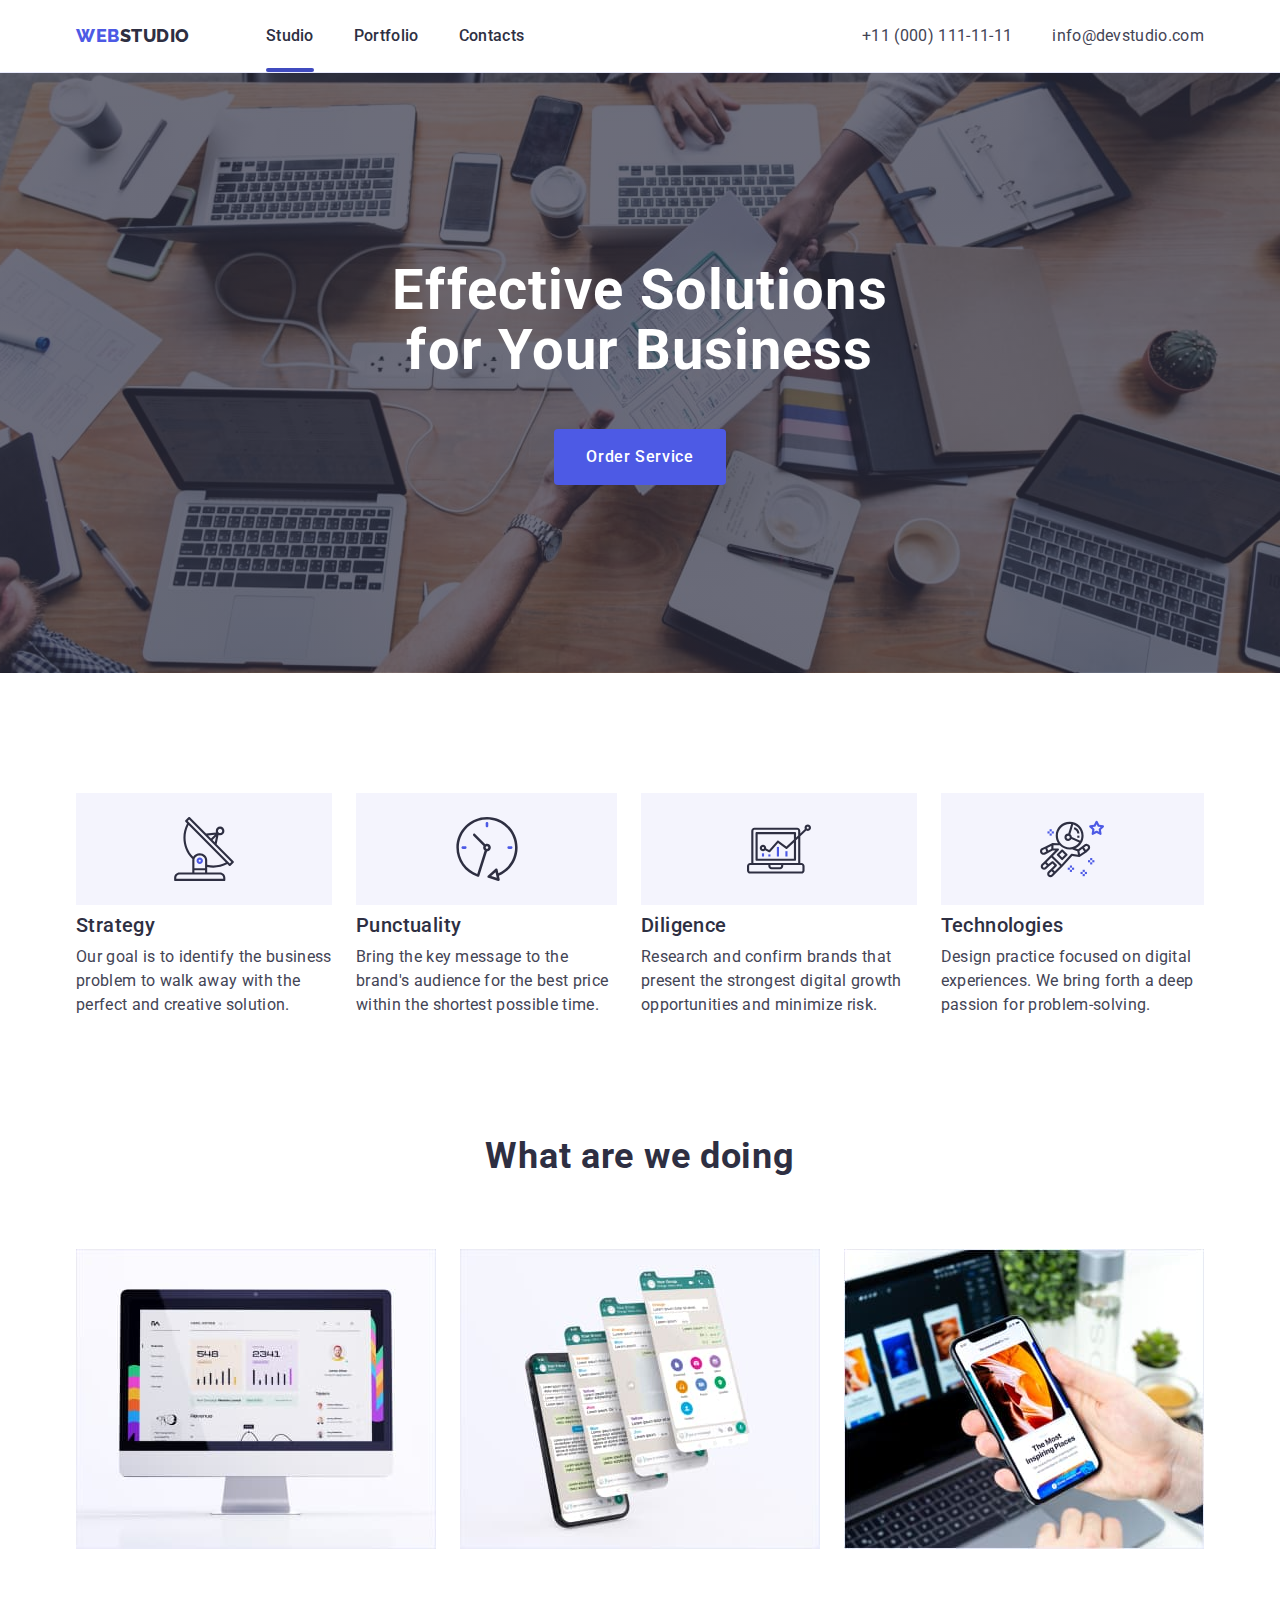
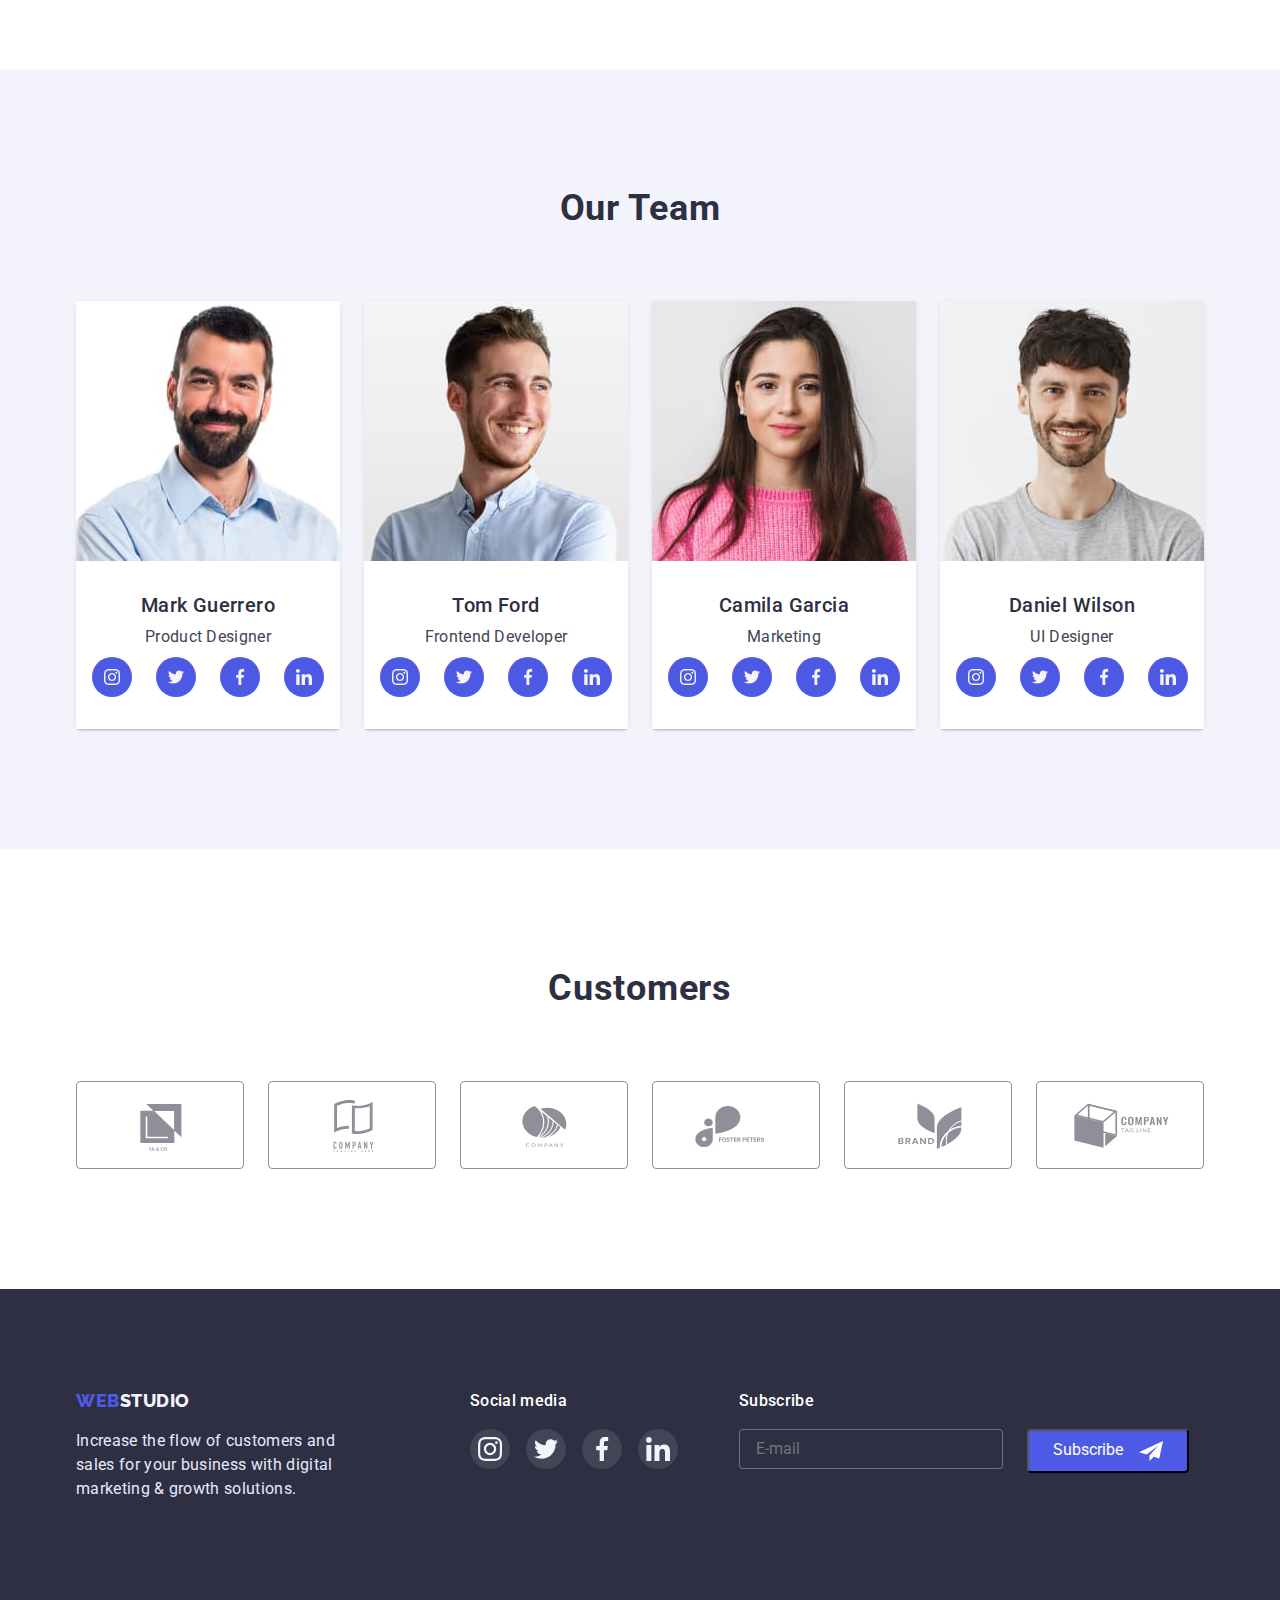
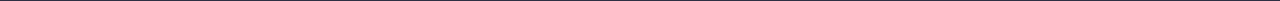
<file: index.html>
<!DOCTYPE html>
<html lang="en">
<head>
    <meta charset="UTF-8">
    <meta http-equiv="X-UA-Compatible" content="IE=edge">
    <meta name="viewport" content="width=device-width, initial-scale=1.0">
    <title>WebStudio</title>
    <link rel="preconnect" href="https://fonts.googleapis.com">
<link rel="preconnect" href="https://fonts.gstatic.com" crossorigin>
<link href="https://fonts.googleapis.com/css2?family=Raleway:wght@800&family=Roboto:wght@400;500;700;900&display=swap" rel="stylesheet">
<link rel="stylesheet" href="https://cdn.jsdelivr.net/npm/modern-normalize@1.1.0/modern-normalize.min.css">
<link rel="stylesheet" href="./css/style.css">

</head>
<body>
    <!-- HEADER -->
    <header class="header">
        <div class="container header-container">
            <nav class="header-nav">
                <a class="logo" href="#" target="_blank" 
                    rel="noopener noreferrer nofollow"><span class="web">WEB</span>STUDIO</a>
                <ul class="header-list list">
                    <li class="header-item">
                    <a class="header-link emphasis" href="#">Studio</a></li>
                    <li class="header-item">
                    <a class="header-link" href="./portfolio.html">Portfolio</a></li>
                <li class="header-item">
                    <a class="header-link" href="#">Contacts</a></li>
            </ul>
            </nav>
            <ul class="header-contacts">
                <li class="contacts-link"><a class="contacts" href="tel:+110001111111">+11 (000) 111-11-11</a></li>
                <li class="contacts-link"><a class="contacts" href="mailto:info@devstudio.com">info@devstudio.com</a></li>
            </ul>
        </div>
    </header>
    <!-- MAIN -->
    <main>
        <!-- SECTION 1 HERO-->
        <section class="hero studio" >
            <div class="container hero-container">
                <h1 class="hero-title">Effective Solutions for Your Business</h1>
                    <button data-modal-open class="hero-button" type="button"><span class="button-text">Order Service</span></button>
            </div>
        </section>
        <!-- SECTION 2 STRATEGY-->
        <section class="strategy studio">
            <div class="container strategy-container">
                <ul class="strategy-list list">
                    <li class="strategy-item">
                        <div class="strategy-icon">
                        <svg class="icon" width="64" height="64">
                            <use href="./images/symbol-defs.svg#icon-antenna"></use>
                        </svg>
                        </div>
                        <h3 class="strategy-title">Strategy</h3>
                        <p class="strategy-text">Our goal is to identify the business
                        problem to walk away with the perfect and creative solution.</p>
                    </li>
                    <li class="strategy-item">
                        <div class="strategy-icon">
                            <svg class="icon" width="64" height="64">
                                <use href="./images/symbol-defs.svg#icon-clock"></use>
                            </svg>
                            </div>
    
                        <h3 class="strategy-title">Punctuality</h3>
                        <p class="strategy-text">Bring the key message to the brand's audience for the best price within the shortest possible time.</p>
                    </li>
                    <li class="strategy-item">
                        <div class="strategy-icon">
                            <svg class="icon" width="64" height="64">
                                <use href="./images/symbol-defs.svg#icon-diagram"></use>
                            </svg>
                            </div>
    
                        <h3 class="strategy-title">Diligence</h3>
                        <p class="strategy-text">Research and confirm brands that present the strongest digital growth opportunities and minimize risk.</p>
                    </li>
                    <li class="strategy-item">
                        <div class="strategy-icon">
                            <svg class="icon" width="64" height="64">
                                <use href="./images/symbol-defs.svg#icon-astronaut"></use>
                            </svg>
                            </div>
    
                        <h3 class="strategy-title">Technologies</h3>
                        <p class="strategy-text">Design practice focused on digital experiences. We bring forth a deep passion for problem-solving.</p>
                    </li>
                </ul>
            </div>
        </section>
        <!-- SECTION 3 WORKS-->
        <!-- IMG - list 1, section 3, photo 1 = l1s3p1 -->
        <section class="works studio">
            <div class="container">
                <h2 class="works-title">What are we doing</h2>
                <ul class="works-list list">
                    <li class="works-item">
                        <img src="./images/l1s3p1.jpg" alt="photo" width="360" height="300">
                    </li>
                    <li class="works-item">
                        <img src="./images/l1s3p2.jpg" alt="photo" width="360" height="300">
                    </li>
                    <li class="works-item">
                        <img src="./images/l1s3p3.jpg" alt="photo" width="360" height="300">
                    </li>
                </ul>
            </div>
        </section>
        <!-- SECTION 4 TEAM-->
        <section class="team studio">
            <div class="container">
                <h2 class="team-title">Our Team</h2>
                <ul class="team-list list">
                    <li class="team-item">
                        <img src="./images/l1s4p1.jpg" alt="photo" width="264" height="260">
                        <div class="team-name">
                        <h3 class="team-subtitle">Mark Guerrero</h3>
                        <p class="team-text">Product Designer</p>
                        <ul class="team-soc-list list">
                            <li class="team-soc-item">
                                <a href="#" class="team-soc-link link">
                                    <svg class="team-soc-icon" width="16" height="16">
                                        <use href="./images/symbol-defs.svg#icon-instagram"></use>
                                    </svg>
                                </a>
                            </li>
                            <li class="team-soc-item">
                                <a href="#" class="team-soc-link link">
                                    <svg class="team-soc-icon" width="16" height="16">
                                        <use href="./images/symbol-defs.svg#icon-twitter"></use>
                                    </svg>
                                </a>
                            </li>
                            <li class="team-soc-item">
                                <a href="#" class="team-soc-link link">
                                    <svg class="team-soc-icon" width="16" height="16">
                                        <use href="./images/symbol-defs.svg#icon-facebook"></use>
                                    </svg>
                                </a>
                            </li>
                            <li class="team-soc-item">
                                <a href="#" class="team-soc-link link">
                                    <svg class="team-soc-icon" width="16" height="16">
                                        <use href="./images/symbol-defs.svg#icon-linkedin"></use>
                                    </svg>
                                </a>
                            </li>
                        </ul>
                    </div>
                    </li>
                    <li class="team-item">
                        <img src="./images/l1s4p2.jpg" alt="photo" width="264" height="260">
                        <div class="team-name">
                        <h3 class="team-subtitle">Tom Ford</h3>
                        <p class="team-text">Frontend Developer</p>
                        <ul class="team-soc-list list">
                            <li class="team-soc-item">
                                <a href="#" class="team-soc-link link">
                                    <svg class="team-soc-icon" width="16" height="16">
                                        <use href="./images/symbol-defs.svg#icon-instagram"></use>
                                    </svg>
                                </a>
                            </li>
                            <li class="team-soc-item">
                                <a href="#" class="team-soc-link link">
                                    <svg class="team-soc-icon" width="16" height="16">
                                        <use href="./images/symbol-defs.svg#icon-twitter"></use>
                                    </svg>
                                </a>
                            </li>
                            <li class="team-soc-item">
                                <a href="#" class="team-soc-link link">
                                    <svg class="team-soc-icon" width="16" height="16">
                                        <use href="./images/symbol-defs.svg#icon-facebook"></use>
                                    </svg>
                                </a>
                            </li>
                            <li class="team-soc-item">
                                <a href="#" class="team-soc-link link">
                                    <svg class="team-soc-icon" width="16" height="16">
                                        <use href="./images/symbol-defs.svg#icon-linkedin"></use>
                                    </svg>
                                </a>
                            </li>
                        </ul>
                    </div>
                    </li>
                    <li class="team-item">
                        <img src="./images/l1s4p3.jpg" alt="photo" width="264" height="260">
                        <div class="team-name">
                        <h3 class="team-subtitle">Camila Garcia</h3>
                        <p class="team-text">Marketing</p>
                        <ul class="team-soc-list list">
                            <li class="team-soc-item">
                                <a href="#" class="team-soc-link link">
                                    <svg class="team-soc-icon" width="16" height="16">
                                        <use href="./images/symbol-defs.svg#icon-instagram"></use>
                                    </svg>
                                </a>
                            </li>
                            <li class="team-soc-item">
                                <a href="#" class="team-soc-link link">
                                    <svg class="team-soc-icon" width="16" height="16">
                                        <use href="./images/symbol-defs.svg#icon-twitter"></use>
                                    </svg>
                                </a>
                            </li>
                            <li class="team-soc-item">
                                <a href="#" class="team-soc-link link">
                                    <svg class="team-soc-icon" width="16" height="16">
                                        <use href="./images/symbol-defs.svg#icon-facebook"></use>
                                    </svg>
                                </a>
                            </li>
                            <li class="team-soc-item">
                                <a href="#" class="team-soc-link link">
                                    <svg class="team-soc-icon" width="16" height="16">
                                        <use href="./images/symbol-defs.svg#icon-linkedin"></use>
                                    </svg>
                                </a>
                            </li>
                        </ul>
                    </div>
                    </li>
                    <li class="team-item">
                        <img src="./images/l1s4p4.jpg" alt="photo" width="264" height="260">
                        <div class="team-name">
                        <h3 class="team-subtitle">Daniel Wilson</h3>
                        <p class="team-text">UI Designer</p>
                        <ul class="team-soc-list list">
                            <li class="team-soc-item">
                                <a href="#" class="team-soc-link link">
                                    <svg class="team-soc-icon" width="16" height="16">
                                        <use href="./images/symbol-defs.svg#icon-instagram"></use>
                                    </svg>
                                </a>
                            </li>
                            <li class="team-soc-item">
                                <a href="#" class="team-soc-link link">
                                    <svg class="team-soc-icon" width="16" height="16">
                                        <use href="./images/symbol-defs.svg#icon-twitter"></use>
                                    </svg>
                                </a>
                            </li>
                            <li class="team-soc-item">
                                <a href="#" class="team-soc-link link">
                                    <svg class="team-soc-icon" width="16" height="16">
                                        <use href="./images/symbol-defs.svg#icon-facebook"></use>
                                    </svg>
                                </a>
                            </li>
                            <li class="team-soc-item">
                                <a href="#" class="team-soc-link link">
                                    <svg class="team-soc-icon" width="16" height="16">
                                        <use href="./images/symbol-defs.svg#icon-linkedin"></use>
                                    </svg>
                                </a>
                            </li>
                        </ul>
                    </div>
                    </li>
                </ul>
            </div>
        </section>
        <!-- SECTION 4 CUSTOMERS-->
        <section class="customers">
            <div class="container">
                <h2 class="customers-title">Customers</h2>
                <ul class="customers-list list">
                    <li class="customers-item">
                        <a class="customers-link" href="#">
                            <svg class="customers-icon" width="104" height="56">
                                <use href="./images/symbol-defs.svg#icon-Logo1"></use>
                            </svg>
                        </a>
                    </li>
                    <li class="customers-item">
                        <a class="customers-link" href="#">
                            <svg class="customers-icon" width="104" height="56">
                                <use href="./images/symbol-defs.svg#icon-Logo2"></use>
                            </svg>
                        </a>
                    </li>
                    <li class="customers-item">
                        <a class="customers-link" href="#">
                            <svg class="customers-icon" width="104" height="56">
                                <use href="./images/symbol-defs.svg#icon-Logo3"></use>
                            </svg>
                        </a>
                    </li>
                    <li class="customers-item">
                        <a class="customers-link" href="#">
                            <svg class="customers-icon" width="104" height="56">
                                <use href="./images/symbol-defs.svg#icon-Logo4"></use>
                            </svg>
                        </a>
                    </li>
                    <li class="customers-item">
                        <a class="customers-link" href="#">
                            <svg class="customers-icon" width="104" height="56">
                                <use href="./images/symbol-defs.svg#icon-Logo5"></use>
                            </svg>
                        </a>
                    </li>
                    <li class="customers-item">
                        <a class="customers-link" href="#">
                            <svg class="customers-icon" width="104" height="56">
                                <use href="./images/symbol-defs.svg#icon-Logo6"></use>
                            </svg>
                        </a>
                    </li>
                </ul>
            </div>
        </section>
    </main>
    <!-- FOOTER -->
    <footer class="footer">
        <div class="container footer-container">
            <div class="container footer-container-logo">
                <a class="footer-logo" href="#" target="_blank"><span class="web">WEB</span><span class="footer-studio">STUDIO</span></a>
                <p class="footer-text" >Increase the flow of customers and sales for your business with digital marketing & growth solutions.</p>
            </div>
            <div class="container footer-soc">
                <p class="footer-aftertitle">Social media</p>
                <ul class="footer-soc-list list">
                    <li class="footer-soc-item">
                        <a href="#" class="footer-soc-link link">
                            <svg class="footer-soc-icon" width="24" height="24">
                                <use href="./images/symbol-defs.svg#icon-instagram"></use>
                            </svg>
                        </a>
                    </li>
                    <li class="footer-soc-item">
                        <a href="#" class="footer-soc-link link">
                            <svg class="footer-soc-icon" width="24" height="24">
                                <use href="./images/symbol-defs.svg#icon-twitter"></use>
                            </svg>
                        </a>
                    </li>
                    <li class="footer-soc-item">
                        <a href="#" class="footer-soc-link link">
                            <svg class="footer-soc-icon" width="24" height="24">
                                <use href="./images/symbol-defs.svg#icon-facebook"></use>
                            </svg>
                        </a>
                    </li>
                    <li class="footer-soc-item">
                        <a href="#" class="footer-soc-link link">
                            <svg class="footer-soc-icon" width="24" height="24">
                                <use href="./images/symbol-defs.svg#icon-linkedin"></use>
                            </svg>
                        </a>
                    </li>
                </ul>
            </div>
            <div class="container">
                <form class="footer-form">
                    <p class="subscribe-aftertitle">Subscribe</p>
                    <div class="container-subscribe">
                        <label class="label-subscribe" for="subscribe"></label>
                        <input 
                        type="subscribe"
                        class="input-subscribe" 
                        name="subscribe"
                        id="subscribe"
                        placeholder="E-mail"
                        required>
                        <button class="button-subscribe button" type="submit">Subscribe</button>    
                </form>
                </div>
            </div>
        </div>
    </footer>
         <!-- MODAL WINDOW -->
    <div class="backdrop is-hidden" data-modal>
        <div class="modal">
            <button data-modal-close class="modal-button" type="button">
                    <svg class="modal-icon" width="8" heidht="8">
                        <use href="./images/symbol-defs.svg#icon-Vector"></use>
                    </svg>
            </button>
            <p class="modal-title">Leave your contacts and we will call you back</p>
            <form class="modal-form" action="#">
                <div class="modal-field">
                    <label class="label" for="name">Name</label>
                    <div class="modal-input-wrap">
                        <input 
                        type="name" 
                        class="modal-input" 
                        name="name"
                        id="name"
                        placeholder="Enter name"
                        required
                        >
                        <svg class="modal-input-icon" width="18" height="18">
                            <use href="./images/symbol-defs.svg#icon-person"></use>
                        </svg>
                    </div>
                </div>
                <div class="modal-field">
                    <label class="label" for="tel">Phone</label>
                    <div class="modal-input-wrap">
                        <input 
                        type="tel" 
                        class="modal-input" 
                        name="tel"
                        id="tel"
                        placeholder="Enter phone"
                        required
                        >
                        <svg class="modal-input-icon" width="18" height="18">
                            <use href="./images/symbol-defs.svg#icon-phone"></use>
                        </svg>
                    </div>
                </div>
                <div class="modal-field"> 
                    <label class="label" for="email">Email</label>
                    <div class="modal-input-wrap">
                        <input 
                        type="email" 
                        class="modal-input" 
                        name="email"
                        id="email"
                        placeholder="Enter email"
                        required
                        >
                        <svg class="modal-input-icon" width="18" height="18">
                            <use href="./images/symbol-defs.svg#icon-email"></use>
                        </svg>
                    </div>
                </div>
                <div class="modal-field">
                    <label class="label" for="comment">Comment</label>
                    <textarea 
                    name="comment" 
                    id="comment"
                    class="comment"
                    placeholder="Text input"></textarea>
                </div>
                <div class="modal-checkbox">
                    <input 
                    class="input-checkbox visually-hidden"
                    type="checkbox"
                    class="checkbox"
                    name="checkbox"
                    id="checkbox"
                    required
                    >
                    <label class="label-checkbox" for="checkbox">I accept the terms and conditions of the</label>
                    <a class="link-checkbox" href="#">Privacy Policy</a>
                </div>
                <div class="modal-submit">
                    <button type="submit" class="modal-submit-button button">Send</button>
                </div>
            </form>
        </div>
    </div>
    <script src="./js/modal.js"></script>
</body>
</html>
</file>
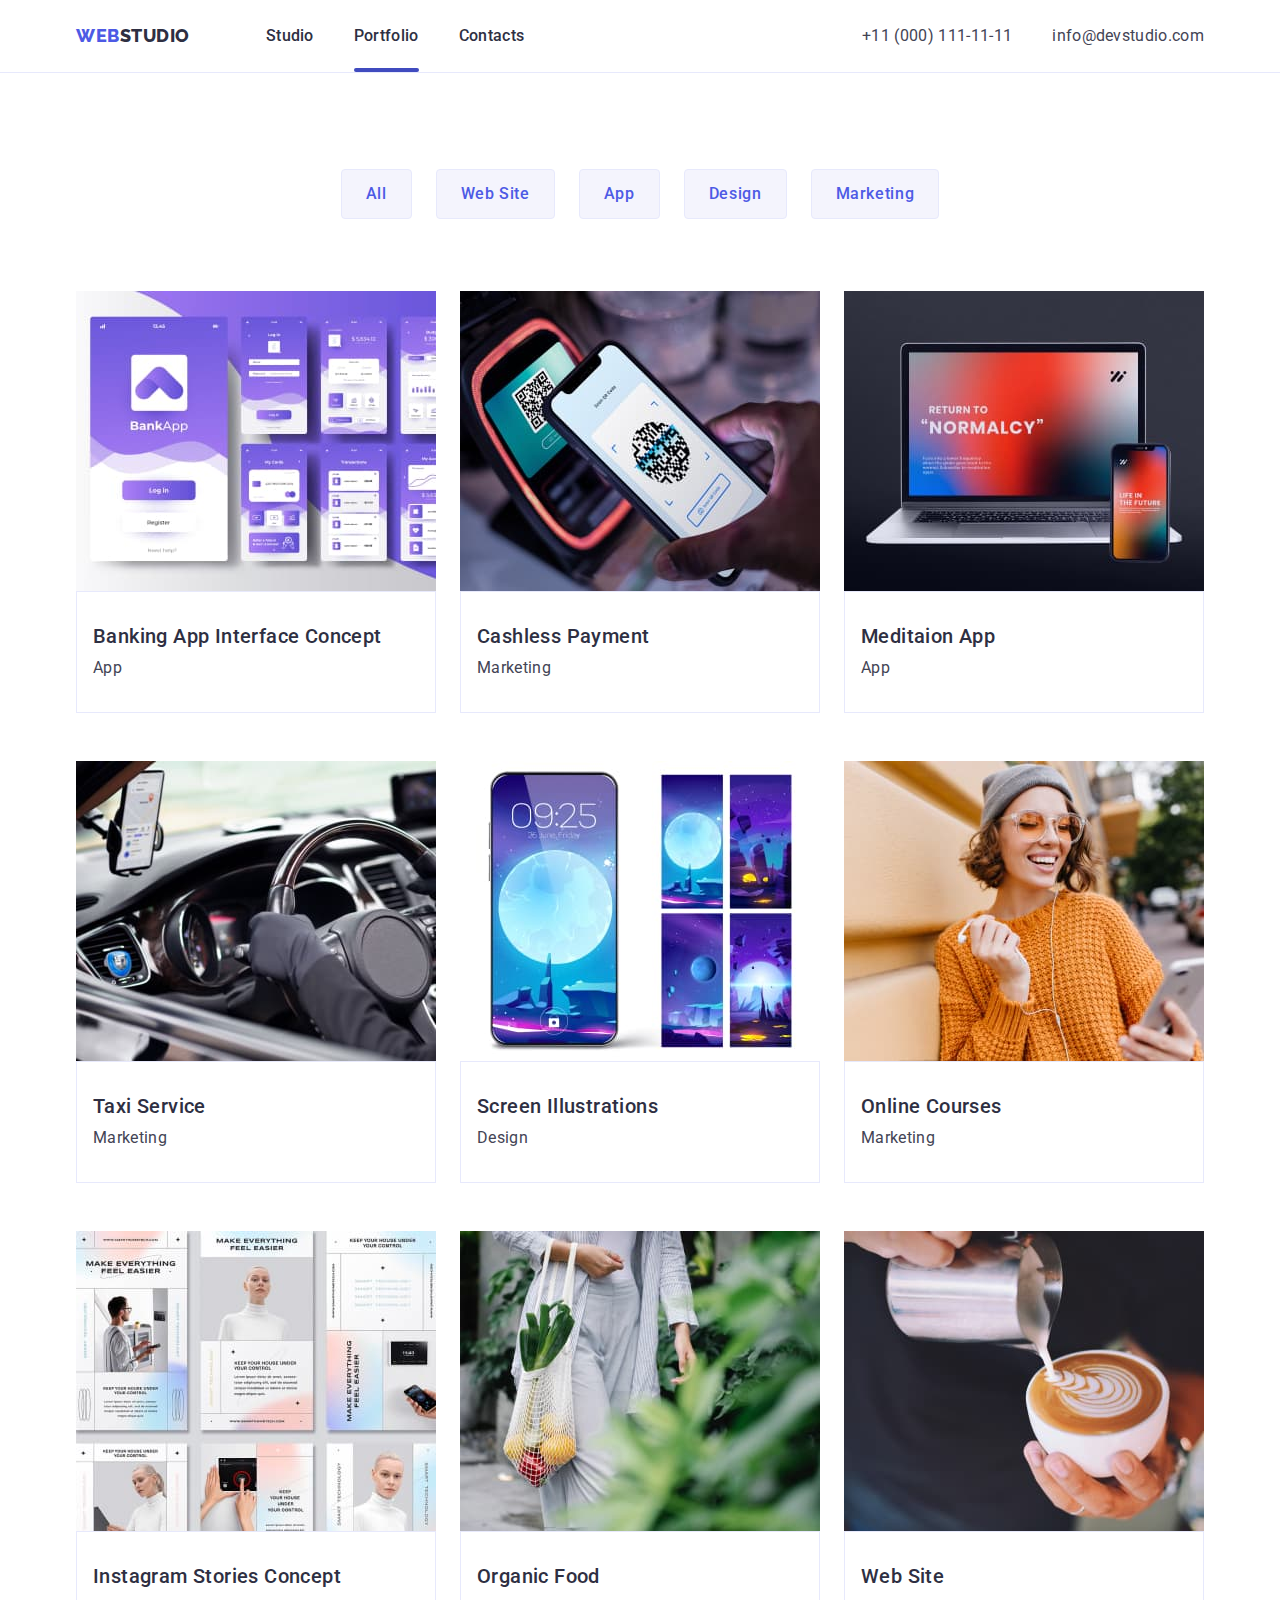
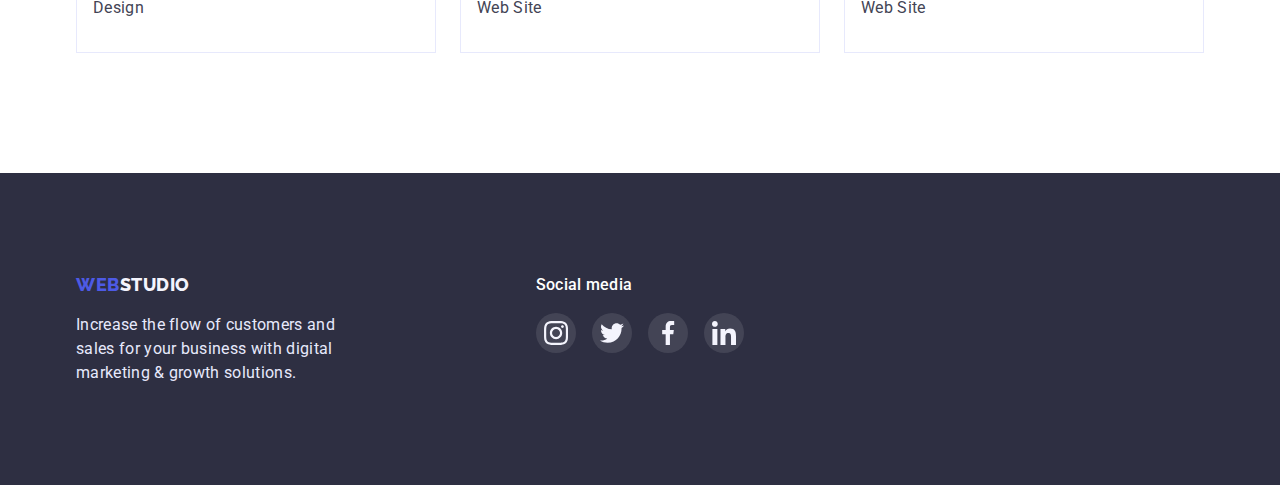
<file: portfolio.html>
<!DOCTYPE html>
<html lang="en">
<head>
    <meta charset="UTF-8">
    <meta http-equiv="X-UA-Compatible" content="IE=edge">
    <meta name="viewport" content="width=device-width, initial-scale=1.0">
    <title>WebStudio</title>
    <link rel="preconnect" href="https://fonts.googleapis.com">
<link rel="preconnect" href="https://fonts.gstatic.com" crossorigin>
<link href="https://fonts.googleapis.com/css2?family=Raleway:wght@800&family=Roboto:wght@400;500;700;900&display=swap" rel="stylesheet">
<link rel="stylesheet" href="https://cdn.jsdelivr.net/npm/modern-normalize@1.1.0/modern-normalize.min.css">
<link rel="stylesheet" href="./css/style.css">

</head>
<body>
    <!-- HEADER -->
    <header class="header">
        <div class="container header-container">
            <nav class="header-nav">
                <a class="logo" href="#" target="_blank" 
                    rel="noopener noreferrer nofollow"><span class="web">WEB</span>STUDIO</a>
                <ul class="header-list list">
                    <li class="header-item">
                    <a class="header-link " href="./index.html">Studio</a></li>
                    <li class="header-item">
                    <a class="header-link emphasis" href="#">Portfolio</a></li>
                <li class="header-item">
                    <a class="header-link" href="#">Contacts</a></li>
            </ul>
            </nav>
            <ul class="header-contacts">
                <li class="contacts-link"><a class="contacts" href="tel:+110001111111">+11 (000) 111-11-11</a></li>
                <li class="contacts-link"><a class="contacts" href="mailto:info@devstudio.com">info@devstudio.com</a></li>
            </ul>
        </div>
    </header>
    <!-- MAIN -->
    <main>
        <section class="galery">
            <h1 class="visually-hidden">Galery</h1>
            <div class="container">
                <ul class="galery-list-button list">
                    <li class="galery-item">
                        <button class="galery-button" type="button">All</button>
                    </li>
                    <li class="galery-item">
                        <button class="galery-button" type="button">Web Site</button>
                    </li>
                    <li class="galery-item">
                        <button class="galery-button" type="button">App</button>
                    </li>
                    <li class="galery-item">
                        <button class="galery-button" type="button">Design</button>
                    </li>
                    <li class="galery-item">
                        <button class="galery-button" type="button">Marketing</button>
                    </li>
                </ul>
             <!-- IMG - list 2, section 2, photo 1 = l2s2p1 -->
                <ul class="galery-list-img list">
                    <li class="galery-item">
                        <a class="galery-link" href="#">
                            <div class="galery-cover-wrap">
                                <img src="./images/l2s1p1.jpg" alt="photo" width="360" height="300">
                                <p class="galery-cover-text">14 Stylish and User-Friendly App Design Concepts 
                                    · Task Manager App · Calorie Tracker App · Exotic Fruit Ecommerce App 
                                    · Cloud Storage App
                                </p>
                            </div>
                            <div class="our-services">
                            <h2 class="galery-title">Banking App Interface Concept</h2>
                            <p class="galery-text">App</p>
                             </div>
                        </a>
                    </li>
                    <li class="galery-item">
                        <a class="galery-link" href="#">
                            <div class="galery-cover-wrap">
                                <img src="./images/l2s1p2.jpg" alt="photo" width="360" height="300">
                                <p class="galery-cover-text">14 Stylish and User-Friendly App Design Concepts 
                                    · Task Manager App · Calorie Tracker App · Exotic Fruit Ecommerce App 
                                    · Cloud Storage App
                                </p>
                            </div>
                            <div class="our-services">
                            <h2 class="galery-title">Cashless Payment</h2>
                            <p class="galery-text">Marketing</p>
                            </div>
                        </a>
                    </li>
                    <li class="galery-item">
                        <a class="galery-link" href="#">
                            <div class="galery-cover-wrap">
                                <img src="./images/l2s1p3.jpg" alt="photo" width="360" height="300">
                                <p class="galery-cover-text">14 Stylish and User-Friendly App Design Concepts 
                                    · Task Manager App · Calorie Tracker App · Exotic Fruit Ecommerce App 
                                    · Cloud Storage App
                                </p>
                            </div>
                            <div class="our-services">
                            <h2 class="galery-title">Meditaion App</h2>
                            <p class="galery-text">App</p>
                            </div>
                        </a>
                    </li>
                    <li class="galery-item">
                        <a class="galery-link" href="#">
                            <div class="galery-cover-wrap">
                                <img src="./images/l2s1p4.jpg" alt="photo" width="360" height="300">
                                <p class="galery-cover-text">14 Stylish and User-Friendly App Design Concepts 
                                    · Task Manager App · Calorie Tracker App · Exotic Fruit Ecommerce App 
                                    · Cloud Storage App
                                </p>
                            </div>
                            <div class="our-services">
                            <h2 class="galery-title">Taxi Service</h2>
                            <p class="galery-text">Marketing</p>
                            </div>
                        </a>
                    </li>
                    <li class="galery-item">
                        <a class="galery-link" href="#">
                            <div class="galery-cover-wrap">
                                <img src="./images/l2s1p5.jpg" alt="photo" width="360" height="300">
                                <p class="galery-cover-text">14 Stylish and User-Friendly App Design Concepts 
                                    · Task Manager App · Calorie Tracker App · Exotic Fruit Ecommerce App 
                                    · Cloud Storage App
                                </p>
                            </div>
                            <div class="our-services">
                            <h2 class="galery-title">Screen Illustrations</h2>
                            <p class="galery-text">Design</p>
                            </div>
                        </a>
                    </li>
                    <li class="galery-item">
                        <a class="galery-link" href="#">
                            <div class="galery-cover-wrap">
                                <img src="./images/l2s1p6.jpg" alt="photo" width="360" height="300">
                                <p class="galery-cover-text">14 Stylish and User-Friendly App Design Concepts 
                                    · Task Manager App · Calorie Tracker App · Exotic Fruit Ecommerce App 
                                    · Cloud Storage App
                                </p>
                            </div>
                            <div class="our-services">
                            <h2 class="galery-title">Online Courses</h2>
                            <p class="galery-text">Marketing</p>
                            </div>
                        </a>
                    </li>
                    <li class="galery-item">
                        <a class="galery-link" href="#">
                            <div class="galery-cover-wrap">
                                <img src="./images/l2s1p7.jpg" alt="photo" width="360" height="300">
                                <p class="galery-cover-text">14 Stylish and User-Friendly App Design Concepts 
                                    · Task Manager App · Calorie Tracker App · Exotic Fruit Ecommerce App 
                                    · Cloud Storage App
                                </p>
                            </div>
                            <div class="our-services">
                            <h2 class="galery-title">Instagram Stories Concept</h2>
                            <p class="galery-text">Design</p>
                            </div>
                        </a>
                    </li>
                    <li class="galery-item">
                        <a class="galery-link" href="#">
                            <div class="galery-cover-wrap">
                                <img src="./images/l2s1p8.jpg" alt="photo" width="360" height="300">
                                <p class="galery-cover-text">14 Stylish and User-Friendly App Design Concepts 
                                    · Task Manager App · Calorie Tracker App · Exotic Fruit Ecommerce App 
                                    · Cloud Storage App
                                </p>
                            </div>
                            <div class="our-services">
                            <h2 class="galery-title">Organic Food</h2>
                            <p class="galery-text">Web Site</p>
                            </div>
                        </a>
                    </li>
                    <li class="galery-item">
                        <a class="galery-link" href="#">
                            <div class="galery-cover-wrap">
                                <img src="./images/l2s1p9.jpg" alt="photo" width="360" height="300">
                                <p class="galery-cover-text">14 Stylish and User-Friendly App Design Concepts 
                                    · Task Manager App · Calorie Tracker App · Exotic Fruit Ecommerce App 
                                    · Cloud Storage App
                                </p>
                            </div>
                            <div class="our-services">
                            <h2 class="galery-title">Web Site</h2>
                            <p class="galery-text">Web Site</p>
                            </div>
                        </a>
                    </li>
                </ul>
            </div>
        </section>
    </main>
    <!-- FOOTER -->
    <footer class="footer">
        <div class="container footer-container">
            <div class="container footer-container-logo">
                <a class="footer-logo" href="#" target="_blank"><span class="web">WEB</span><span class="footer-studio">STUDIO</span></a>
                <p class="footer-text" >Increase the flow of customers and sales for your business with digital marketing & growth solutions.</p>
            </div>
            <div class="container footer-soc">
                <p class="footer-aftertitle">Social media</p>
                <ul class="footer-soc-list list">
                    <li class="footer-soc-item">
                        <a href="#" class="footer-soc-link link">
                            <svg class="footer-soc-icon" width="24" height="24">
                                <use href="./images/symbol-defs.svg#icon-instagram"></use>
                            </svg>
                        </a>
                    </li>
                    <li class="footer-soc-item">
                        <a href="#" class="footer-soc-link link">
                            <svg class="footer-soc-icon" width="24" height="24">
                                <use href="./images/symbol-defs.svg#icon-twitter"></use>
                            </svg>
                        </a>
                    </li>
                    <li class="footer-soc-item">
                        <a href="#" class="footer-soc-link link">
                            <svg class="footer-soc-icon" width="24" height="24">
                                <use href="./images/symbol-defs.svg#icon-facebook"></use>
                            </svg>
                        </a>
                    </li>
                    <li class="footer-soc-item">
                        <a href="#" class="footer-soc-link link">
                            <svg class="footer-soc-icon" width="24" height="24">
                                <use href="./images/symbol-defs.svg#icon-linkedin"></use>
                            </svg>
                        </a>
                    </li>
                </ul>
            </div>
        </div>
    </footer>
</body>
</html>
</file>
<file: css/style.css>
body {
    font-family: 'Roboto', sans-serif;
    color: #434455;
    background: #FFFFFF;
}
.visually-hidden {
    position: absolute;
    width: 1px;
    height: 1px;
    margin: -1px;
    border: 0;
    padding: 0;
    white-space: nowrap;
    clip-path: inset(100%);
    clip: rect(0 0 0 0);
    overflow: hidden;
}
.list {
    list-style: none;
}
:root {
    --main-title-color: #2E2F42;
    --main-text-color: #434455;
    --galery-button-color: #F4F4FD;
}
p,h1,h2,h3 {
    margin: 0;
}
ul {
    margin: 0;
    padding-left: 0;
}
address {
    font-style: normal;
}
button {
    cursor: pointer;
}
a {
    display: block;
}
img {
    display: block;
}
.container {
    width: 1158px;
    max-width: 1440px;
    padding-left: 15px;
    padding-right: 15px;
    margin: 0 auto;
}
.studio {
    padding-top: 120px;
    padding-bottom: 120px;
}
/* --------------------HEADER-------------------- */
  .header {
    border-bottom: 1px solid #E7E9FC;
}
.header-container {
    width: 1158px;
    display: flex;
    align-items: center;
}
.header-nav {
    display: flex;
}
.logo {
    font-family: 'Raleway', sans-serif;
    font-style: normal;
    font-weight: 800;
    font-size: 18px;
    line-height: 1.33;
    letter-spacing: 0.03em;
    color: #2E2F42;
    text-decoration: none;
    margin-right: 76px;
    padding-top: 24px;
    padding-bottom: 24px;
}
.web {
    color: #4D5AE5;
}
.header-list {
    display: flex;
    gap: 40px;
}
.header-item {
    font-weight: 500;
    font-size: 16px;
    line-height: 1.5;
    letter-spacing: 0.02em;
    color: #2E2F42;
}
.header-link {
    display: block;
    padding-top: 24px;
    padding-bottom: 24px;
    font-weight: 500;
    font-size: 16px;
    line-height: 1.5;
    letter-spacing: 0.02em;
    color: #2E2F42;
    text-decoration: none;
    transition-duration: 250ms;
    transition-timing-function: cubic-bezier(0.4, 0, 0.2, 1);
}
.header-link:hover,
.header-link:focus {
    color: #404BBF;
}
.emphasis {
    position: relative;
}
.emphasis::after {
    content: " ";
    position: absolute;
    left: 0;
    bottom: 0;
    width: 100%;
    height: 4px;
    pointer-events: none;
    border-radius: 2px;
    background-color: #404BBF;
}
.header-contacts {
    display: flex;
    margin-left: auto;
}
.contacts-link {
    list-style: none;
    text-decoration: none;
    transition-duration: 250ms;
    transition-timing-function: cubic-bezier(0.4, 0, 0.2, 1);
}
.contacts-link:not(:last-child) {
    margin-right: 40px;
}
.contacts {
    font-size: 16px;
    line-height: 1.5;
    letter-spacing: 0.02em;
    color: #434455;
    text-decoration: none;
}
.contacts:hover,
.contacts:focus {
    color: #404BBF;
}
/* --------------------HERO-------------------- */
.hero {
    max-width: 1440px;
    margin-left: auto;
    margin-right: auto;
    padding-top: 188px;
    padding-bottom: 188px;
    background-image: linear-gradient(
        to right,
        rgba(46, 47, 66, 0.7),
        rgba(46, 47, 66, 0.7)
        ),
        url(../images/hero-img.jpg);
    background-size: cover;
    background-repeat: no-repeat;
    background-position: center;
}
.hero-container {
    text-align: center;
}
.hero-title {
    font-size: 56px;
    line-height: 1.07;
    letter-spacing: 0.02em;
    color: #FFFFFF;
    margin-bottom: 48px;
    width: 496px;
    margin-left: auto;
    margin-right: auto;
}
.hero-button {
    background-color: #4D5AE5;
    cursor: pointer;
    padding: 16px 32px;
    border: none;
    border-radius: 4px;
}
.hero-button:hover,
.hero-button:focus {
    background: #404BBF;
}
.button-text {
    font-family: 'Roboto', sans-serif;
    font-weight: 500;
    font-size: 16px;
    line-height: 1.5;
    letter-spacing: 0.04em;
    color: #FFFFFF;
}
/* --------------------STRATEGY-------------------- */
.strategy {
}
.strategy-container {
    display: flex;
}
.strategy-list {
    display: flex;
    justify-content: center;
    gap: 24px;
}
.strategy-icon {
    display: flex;
    justify-content: center;
    align-items: center;
    height: 112px;
    margin-bottom: 8px;
    background-color: var(--galery-button-color);
}
.strategy-title {
    font-weight: 500;
    font-size: 20px;
    line-height: 1.2;
    letter-spacing: 0.02em;
    color: var(--main-title-color);
}
.strategy-text {
    font-size: 16px;
    line-height: 1.5;
    letter-spacing: 0.02em;
    color: var(--main-text-color);
    margin-top: 8px;
}
/* --------------------WORKS-------------------- */
.works {
    padding-top: 0;
    padding-bottom: 120px;
}
.works-title {
    font-size: 36px;
    line-height: 1.11;
    letter-spacing: 0.02em;
    color: var(--main-title-color);
    text-align: center;
    margin-bottom: 72px;
}
.works-list {
    display: flex;
    justify-content: center;
    gap: 24px;
}
.works-item {
}
/* --------------------TEAM-------------------- */
.team {
    padding-top: 120px;
    padding-bottom: 120px;
    background: #F4F4FD;
}
.team-title {
    font-size: 36px;
    line-height: 1.11;
    letter-spacing: 0.02em;
    text-transform: capitalize;
    color: var(--main-title-color);
    text-align: center;
    margin-bottom: 72px;
}
.team-list {
    display: flex;
    justify-content: center;
    gap: 24px;
}
.team-item {
    border-radius: 0px 0px 4px 4px;
    box-shadow: 0px 1px 6px rgba(46, 47, 66, 0.08),
     0px 1px 1px rgba(46, 47, 66, 0.16),
      0px 2px 1px rgba(46, 47, 66, 0.08);
}
.team-subtitle {
    font-weight: 500;
    font-size: 20px;
    line-height: 1.2;
    letter-spacing: 0.02em;
    margin-bottom: 8px;
    color: var(--main-title-color);
}
.team-text {
    font-size: 16px;
    line-height: 1.5;
    letter-spacing: 0.02em;
    color: var(--main-text-color);
    margin-bottom: 8px;
}
.team-name {
    text-align: center;
    padding-top: 32px;
    padding-bottom: 32px;
    background: #FFFFFF;
}
.team-soc-list {
    display: flex;
    justify-content: center;
    gap: 24px;
}
.team-soc-item {
    width: 40px;
    height: 40px;
}
.team-soc-link {
    width: 100%;
    height: 100%;
    border-radius: 50%;
    display: flex;
    justify-content: center;
    align-items: center;
    background: #4D5AE5;
    transition-duration: 250ms;
    transition-timing-function: cubic-bezier(0.4, 0, 0.2, 1);
}
.team-soc-link:hover,
.team-soc-link:focus {
    background-color: #404BBF;
}
.team-soc-icon {
    fill: #F4F4FD;
}
/* --------------------CUSTOMERS-------------------- */
.customers {
    padding-top: 120px;
    padding-bottom: 120px;
}
.customers-title {
    font-weight: 700;
    font-size: 36px;
    line-height: 1.11;
    text-align: center;
    letter-spacing: 0.02em;
    text-transform: capitalize;
    margin-bottom: 72px;
    color: var(--main-title-color);
}
.customers-list {
    display: flex;
    gap: 24px;
}
.customers-item {
    width: 168px;
    height: 88px;
    border-radius: 4px;
    border: 1px solid #8E8F99;
}
.customers-item:hover,
.customers-item:focus {
    border-color: #404BBF;
}
.customers-link {
    display: flex;
    justify-content: center;
    align-items: center;
    width: 100%;
    height: 100%;
    fill: #8E8F99;
    transition-duration: 250ms;
    transition-timing-function: cubic-bezier(0.4, 0, 0.2, 1);
}
.customers-link:hover,
.customers-link:focus {
    fill: #404BBF;
}
.customers-icon {
}
/* --------------------GALERY-------------------- */
.galery {
    padding-top: 96px;
    padding-bottom: 120px;
}
.galery-list-button {
    display: flex;
    justify-content: center;
    width: 1128px;
    gap: 24px;
    margin-bottom: 72px;
}
.galery-button {
    background: var(--galery-button-color);
    cursor: pointer;
    border: none;
    border-radius: 4px;
    border: 1px solid #E7E9FC;
}
.galery-button {
    font-family: inherit;
    font-weight: 500;
    font-size: 16px;
    line-height: 1.5;
    letter-spacing: 0.04em;
    padding: 12px 24px;
    color: #4D5AE5;
}
.galery-button:focus,
.galery-button:hover {
    color: #FFFFFF;
    background-color: #404BBF;
}
.galery-button:hover,
.galery-button:focus {
    box-shadow: 0px 3px 1px rgba(0, 0, 0, 0.1),
     0px 2px 1px rgba(0, 0, 0, 0.08),
      0px 2px 2px rgba(0, 0, 0, 0.12);
}
.galery-list-img {
    display: flex;
    flex-wrap: wrap;
    gap: 48px 24px;
}
.galery-list-img .galery-item {
    width: 360px;
}
.galery-item:hover .galery-cover-text{
transform: translateY(0);
}
.galery-cover-wrap {
    position: relative;
    overflow: hidden;
}
.galery-cover-text {   
    position: absolute;
    top: 0;
    padding: 32px;
    font-size: 16px;
    line-height: 1.5;
    font-weight: 400;
    letter-spacing: 0.02em;
    height: 100%;
    color: #F4F4FD;
    background-color: #4D5AE5;
    transform: translateY(100%);
    transition: 250ms cubic-bezier(0.4, 0, 0.2, 1);
}
.galery-title {
    font-weight: 500;
    font-size: 20px;
    line-height: 1.2;
    letter-spacing: 0.02em;
    margin-bottom: 8px;
    color: var(--main-title-color);
}
.our-services{
    background: #FFFFFF;
    padding-top: 32px;
    padding-bottom: 32px;
    padding-left: 16px;
    border: 1px solid #E7E9FC;
}
.galery-text {
    font-size: 16px;
    line-height: 1.5;
    letter-spacing: 0.02em;
    color: var(--main-text-color);
}
.galery-link {
    text-decoration: none;
}
.galery-link:hover,
.galery-link:focus {
    box-shadow: 0px 1px 6px rgba(46, 47, 66, 0.08);
}
/* --------------------FOOTER-------------------- */
.footer {
    padding-top: 100px;
    padding-bottom: 100px;
    background-color: #2E2F42;
    gap: 120px;
}
.footer-container {
    display: flex;
    /* justify-content: flex-start; */
}
.footer-container-logo {
    display: block;
    width: 584px;
    margin-right: 100px;
    padding-left: 0;
}
.footer-soc {
    display: block;
    justify-content: start;
}
.footer-logo {
    font-family: 'Raleway', sans-serif;
    font-style: normal;
    font-weight: 800;
    font-size: 18px;
    line-height: 1.33;
    letter-spacing: 0.03em;
    color: #2E2F42;
    text-decoration: none;
    margin-bottom: 16px;
}
.footer-studio {
    color: #F4F4FD;
}
.footer-text {
    font-size: 16px;
    line-height: 1.5;
    letter-spacing: 0.02em;
    color: #E7E9FC;
    width: 264px;
}
.footer-aftertitle {
    font-weight: 500;
    font-size: 16px;
    line-height: 1.5;
    letter-spacing: 0.02em;
    margin-bottom: 16px;
    color: #FFFFFF;
}
.footer-soc-list {
    display: flex;
    gap: 16px;
}
.footer-soc-item {
    width: 40px;
    height: 40px;
}
.footer-soc-link {
    width: 100%;
    height: 100%;
    border-radius: 50%;
    display: flex;
    justify-content: center;
    align-items: center;
    margin-right: 80px;
    background:  rgba(255, 255, 255, 0.1);
    transition-duration: 250ms;
    transition-timing-function: cubic-bezier(0.4, 0, 0.2, 1);
}
.footer-soc-link:hover,
.footer-soc-link:focus {
    background-color: #31D0AA;
}
.footer-soc-icon {
    fill: #F4F4FD;
}

.subscribe-aftertitle {
    font-weight: 500;
    font-size: 16px;
    line-height: 1.5;
    letter-spacing: 0.02em;
    margin-bottom: 16px;
    color: #FFFFFF;
}
.footer-form{

}
.container-subscribe {
    display: flex;
}
.label-subscribe {
}
.input-subscribe {
    border: 1px solid rgba(255, 255, 255, 0.3);
    /* filter: drop-shadow(0px 4px 4px rgba(0, 0, 0, 0.15)); */
    border-radius: 4px;
    background: #2E2F42;
    margin-right: 24px;
    width: 264px;
    height: 40px;
    padding-left: 16px;
    color: rgba(255, 255, 255, 0.6);
}
.button-subscribe {
    display: flex;
    align-items: center;
    color: #FFFFFF;
    background: #4D5AE5;
    border-radius: 4px;
    padding: 8px 24px;
    gap: 16px;
}
.button-subscribe::after {
    display: block;
    content: "";
    width: 24px;
    height: 24px;
    background-image: url(../images/footer-svg.svg);
    background-repeat: no-repeat;
    background-position: center;
    background-size: contain;
}
.button-subscribe:hover,
.button-subscribe:focus {
    background: #404BBF;
}
/* --------------------MODAL WONDOW-------------------- */
.backdrop {
    position: fixed;
    left: 0;
    top: 0;
    width: 100%;
    height: 100%;
    background: rgba(46, 47, 66, 0.4);
    opacity: 1;
    visibility: 250ms cubic-bezier(0.4, 0, 0.2, 1);
    transition: 250ms cubic-bezier(0.4, 0, 0.2, 1);
}
.backdrop.is-hidden {
    opacity: 0;
    pointer-events: none;
    visibility: hidden;
}
.modal {
    position: absolute;
    width: 408px;
    min-height: 576px;
    top: 50%;
    left: 50%;
    background: #FCFCFC;
    transform: translate(-50%, -50%);
    box-shadow: 0px 1px 1px rgba(0, 0, 0, 0.14), 0px 1px 3px rgba(0, 0, 0, 0.12), 0px 2px 1px rgba(0, 0, 0, 0.2);
    border-radius: 4px;
    padding: 24px;
}
.modal-button {
    position: absolute;
    width: 24px;
    height: 24px;
    top: 24px;
    right: 24px;
    border-radius: 50%;
    border: 1px solid #8E8F99;
    display: flex;
    justify-content: center;
    align-items: center;
}
.modal-icon {
    fill: #000000;
}
.modal-title {
    margin-top: 48px;
    margin-bottom: 34px;
    font-weight: 500;
    font-size: 16px;
    line-height: 1.5;
    text-align: center;
    letter-spacing: 0.02em;
    color: #2E2F42;
}
.modal-field {
    margin-bottom: 8px;
}
.label {
    font-weight: 400;
    font-size: 12px;
    line-height: 1.17;
    letter-spacing: 0.04em;
    color: #8E8F99;
}
.modal-input-wrap {
    position: relative;
}
.modal-input {
    width: 100%;
    height: 40px;
    border: 1px solid rgba(33, 33, 33, 0.2);
    border-radius: 4px;
    background: transparent;
    color: #000000;
    padding-left: 38px;
    transition-duration: 250ms;
    transition-timing-function: cubic-bezier(0.4, 0, 0.2, 1);

}
.modal-input:focus {
    border-color: #4D5AE5;
}
.modal-input:focus + .modal-input-icon {
    fill: #4D5AE5;
}
.modal-input-icon {
    position: absolute;
    left: 16px;
    top: 50%;
    transform: translateY(-50%);
    transition-duration: 250ms;
    transition-timing-function: cubic-bezier(0.4, 0, 0.2, 1);
}
.comment {
    width: 100%;
    height: 120px;
    border: 1px solid rgba(33, 33, 33, 0.2);
    border-radius: 4px;
    color: #000000;
    padding-top: 8px;
    padding-bottom: 8px;
    padding-left: 16px;
    padding-right: 16px;
    transition-duration: 250ms;
    transition-timing-function: cubic-bezier(0.4, 0, 0.2, 1);
    resize: none;
}
.modal-checkbox {
    display: flex;
    align-items: center;
    margin-bottom: 24px;
}
.label-checkbox {
    font-weight: 400;
    font-size: 12px;
    line-height: 1.17;
    letter-spacing: 0.04em;
    color: #757575;
    display: flex;
    margin-right: 8px;
}
.label-checkbox::before {
    content: "";
    width: 16px;
    height: 16px;
    border: 1.25px solid #2E2F42;
    border-radius: 2px;
    margin-right: 8px;
}
.input-checkbox:checked + .label-checkbox::before {
    background-color: #404BBF;
    border: none;
    background-image: url(../images/Vector.svg);
    background-repeat: no-repeat;
    background-position: center;
}
.input-checkbox:focus + .label-checkbox::before {
    border-color: #404BBF;
}
.link-checkbox {
    font-weight: 400;
    font-size: 12px;
    line-height: 1.17;
    letter-spacing: 0.04em;
    color: #4D5AE5;
}
.modal-submit {
    display: flex;
    justify-content: center;
}
.modal-submit-button {
    cursor: pointer;
    padding: 16px 32px;
    font-weight: 500;
    font-size: 16px;
    line-height: 24px;
    color: #FFFFFF;
    background: #4D5AE5;
    border-radius: 4px;
    width: 169px;
    height: 56px;
    left: 635px;
    top: 584px;
    box-shadow: 0px 4px 4px rgba(0, 0, 0, 0.15);
}
.modal-submit-button:hover,
.modal-submit-button:focus {
    background: #404BBF;
}
</file>
